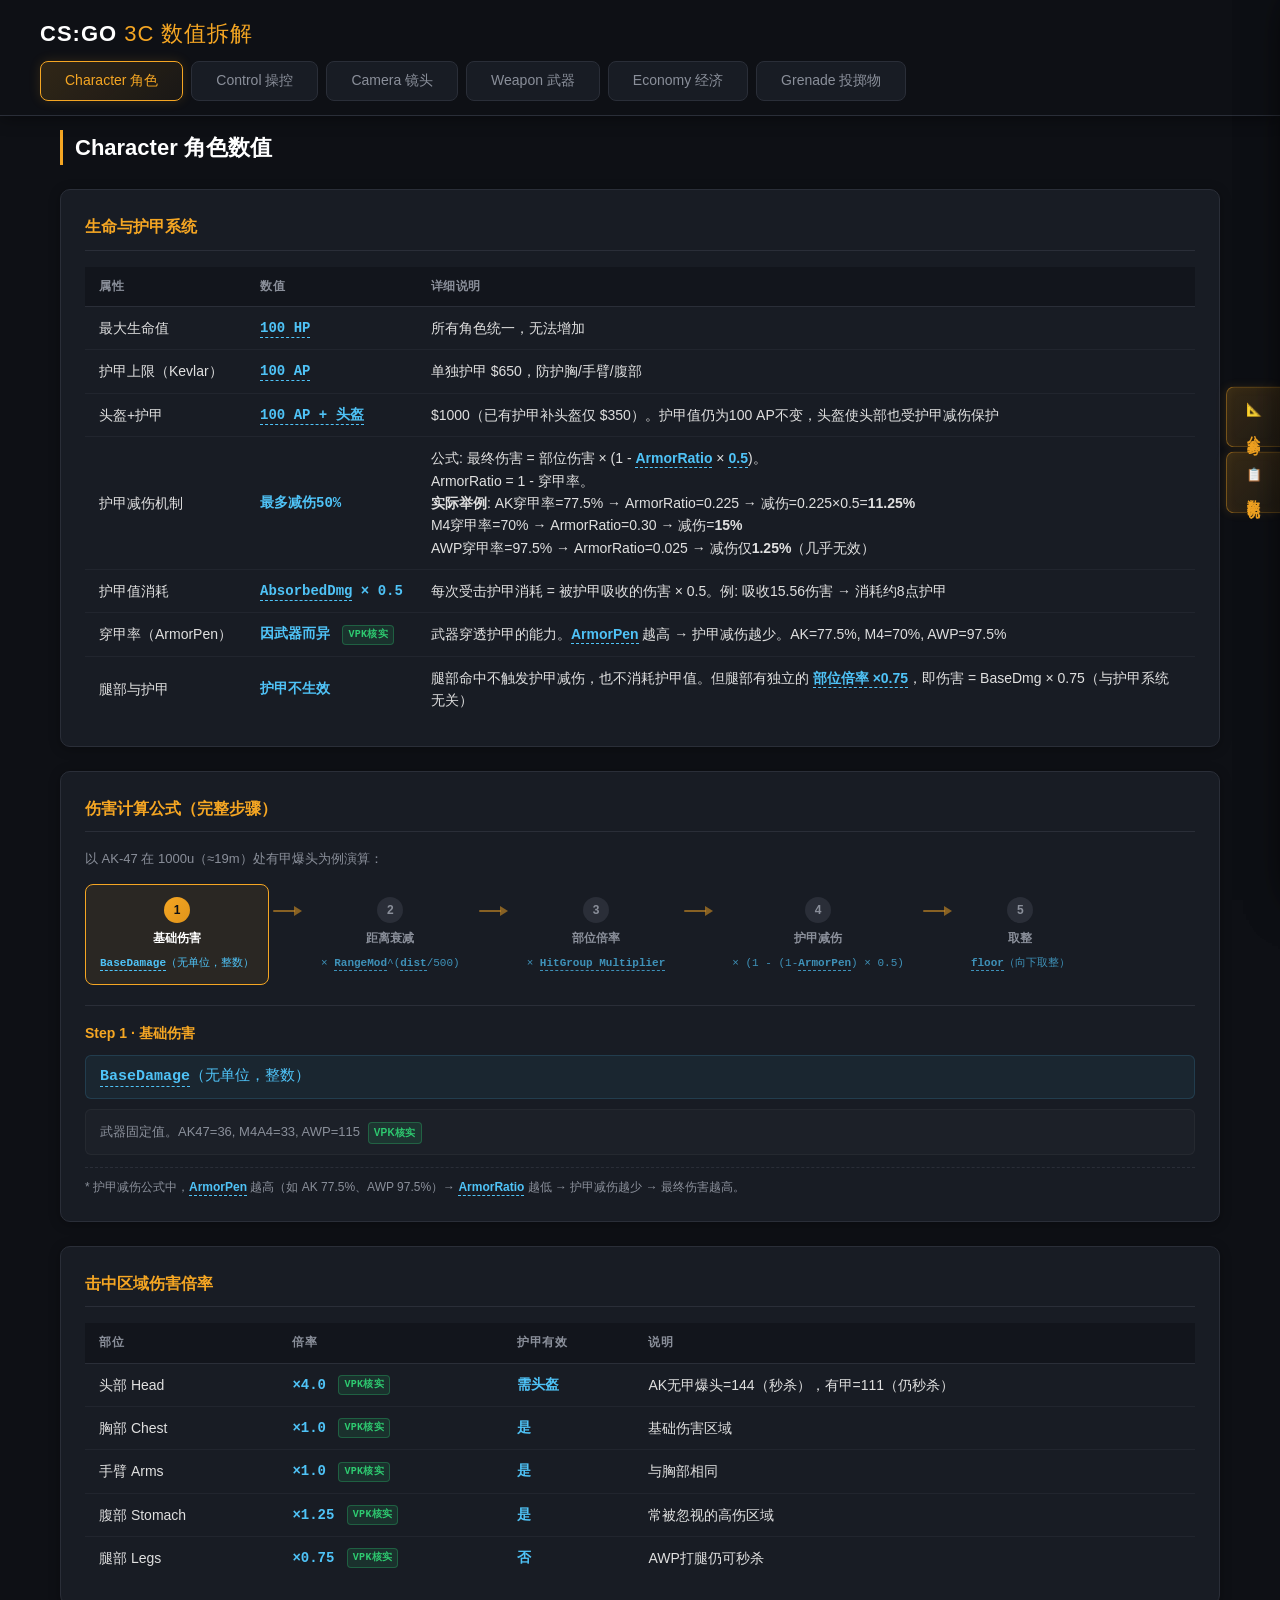
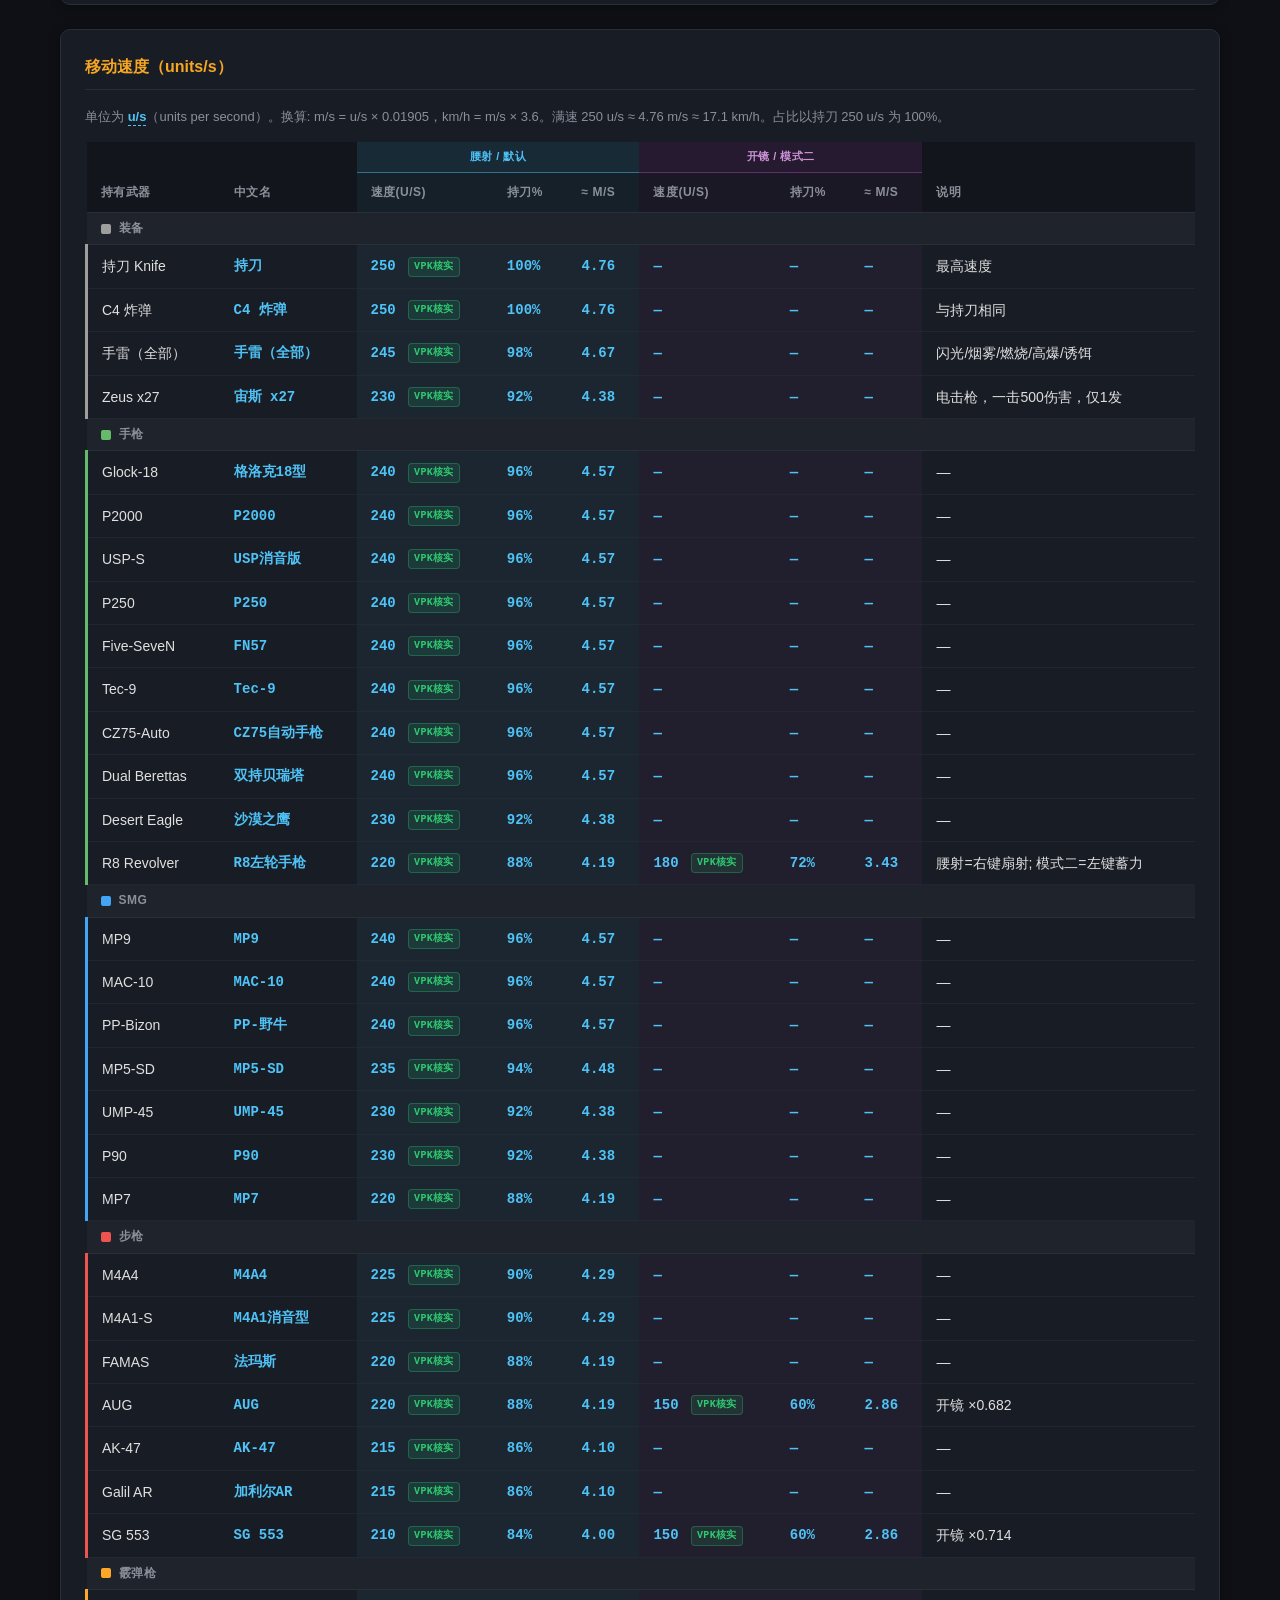
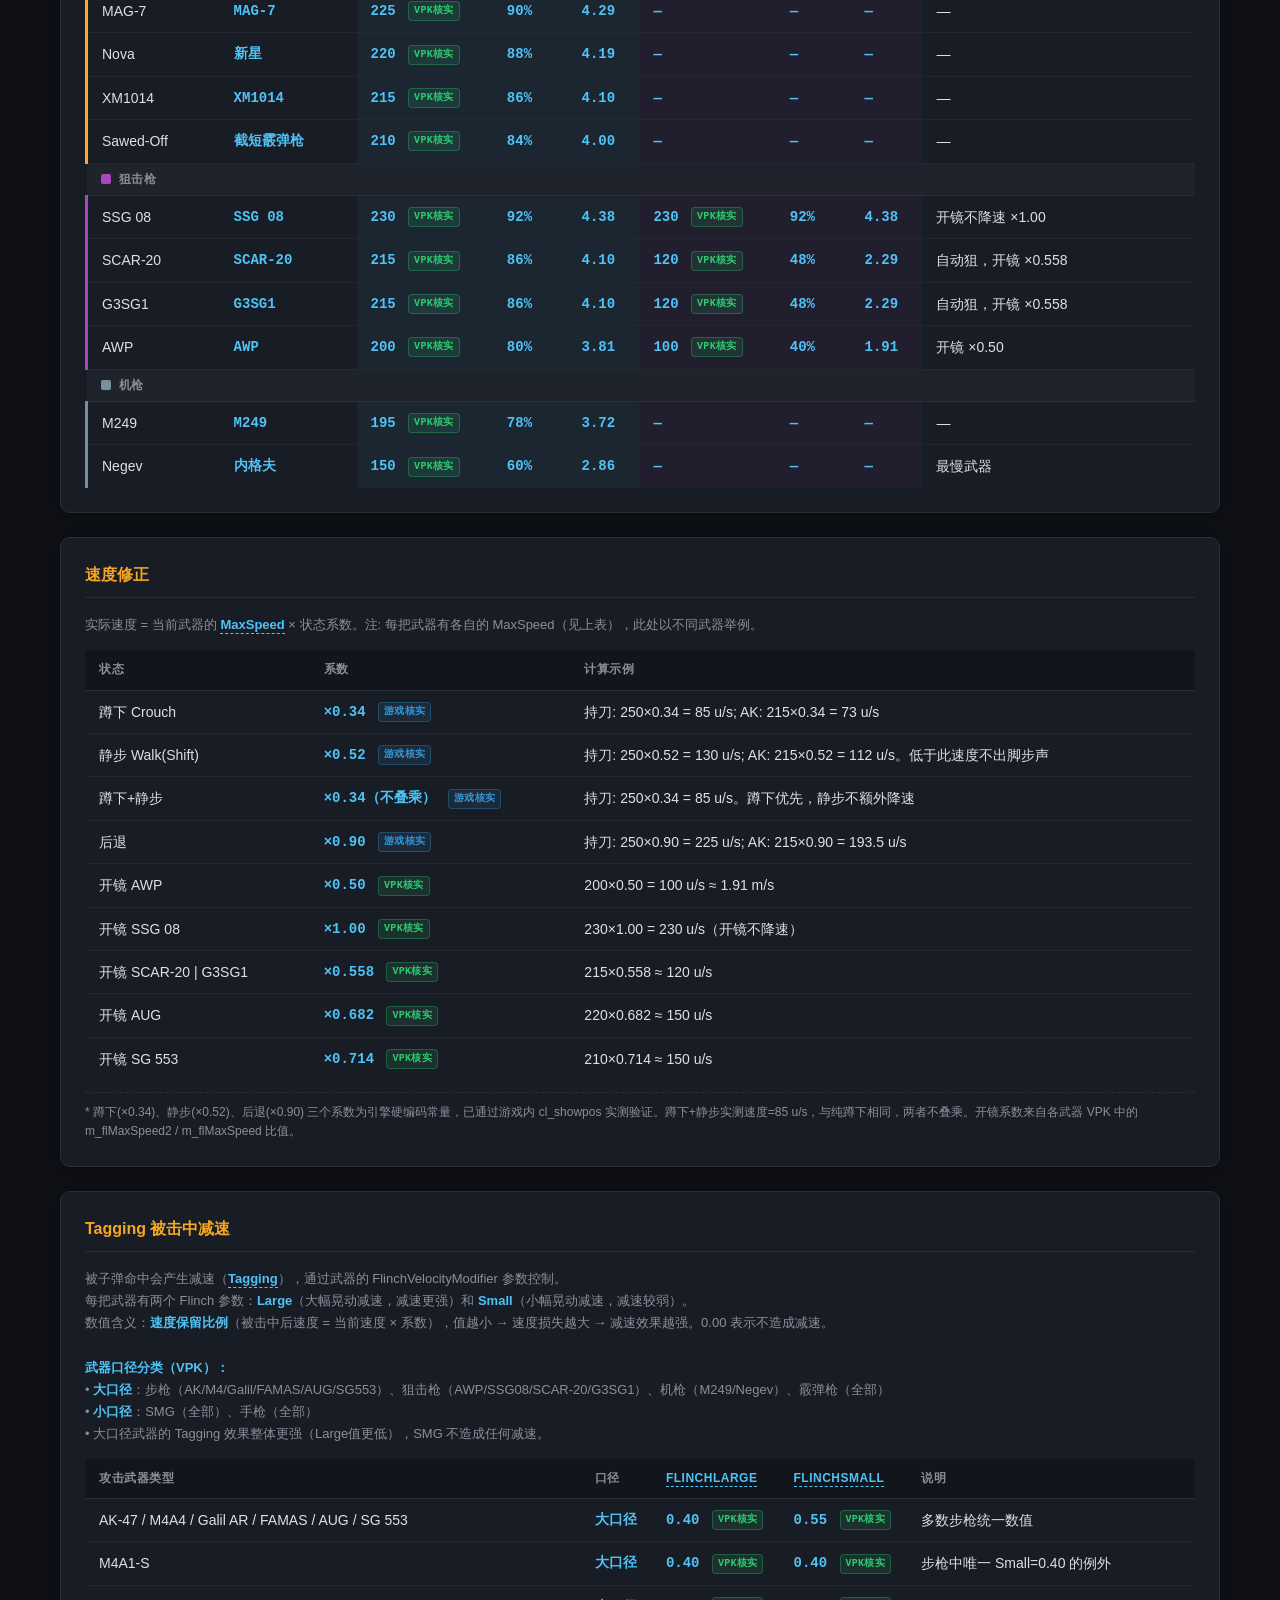
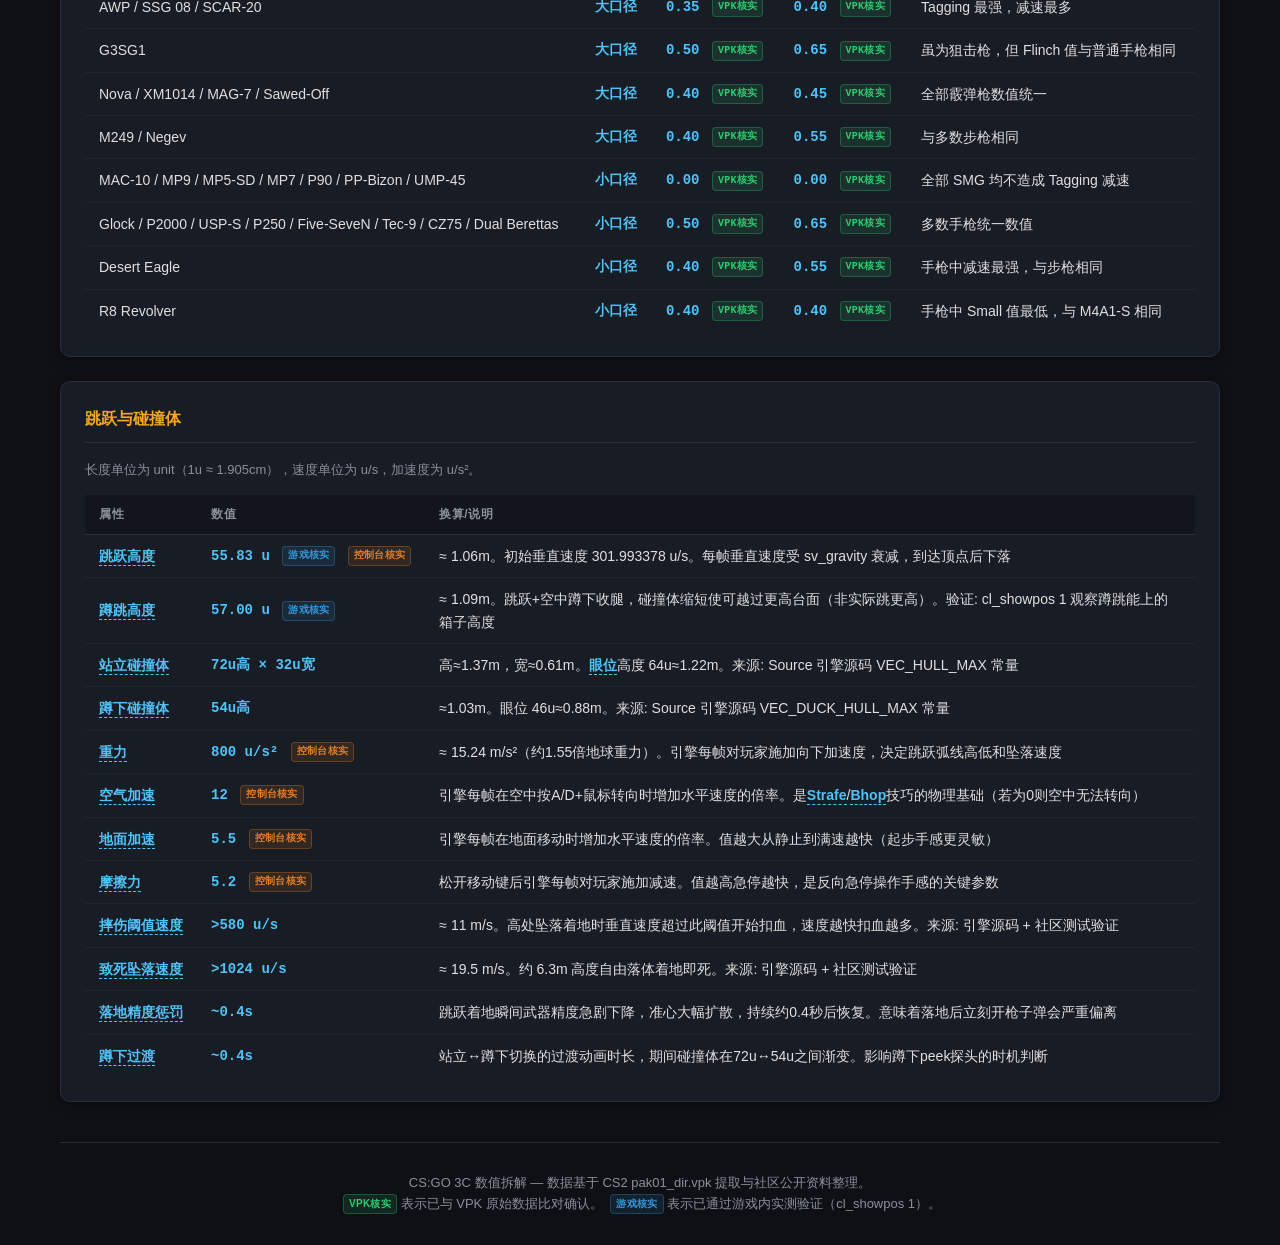
<file: index.html>
<!DOCTYPE html>
<html lang="zh-CN">
<head>
    <meta charset="UTF-8">
    <meta name="viewport" content="width=device-width, initial-scale=1.0">
    <title>CS:GO 3C 数值拆解</title>
    <link rel="stylesheet" href="style.css">
</head>
<body>
    <div class="app">
        <header class="header">
            <div class="header-inner">
                <h1 class="logo">CS:GO <span>3C 数值拆解</span></h1>
                <nav class="nav">
                    <button class="nav-btn active" data-tab="character">Character 角色</button>
                    <button class="nav-btn" data-tab="control">Control 操控</button>
                    <button class="nav-btn" data-tab="camera">Camera 镜头</button>
                    <button class="nav-btn" data-tab="weapon">Weapon 武器</button>
                    <button class="nav-btn" data-tab="economy">Economy 经济</button>
                    <button class="nav-btn" data-tab="grenade">Grenade 投掷物</button>
                </nav>
            </div>
        </header>

        <!-- ==================== 右侧面板触发器 ==================== -->
        <div class="side-panel-triggers">
            <button class="side-panel-tab" id="formulaPanelTab">📐 公式参考</button>
            <button class="side-panel-tab" id="dataNotesPanelTab">📋 数据说明</button>
        </div>

        <!-- ==================== 右侧面板遮罩 ==================== -->
        <div class="side-panel-overlay" id="sidePanelOverlay"></div>

        <!-- ==================== 右侧面板：单位系统与核心公式 ==================== -->
        <div class="side-panel" id="formulaPanel">
            <div class="side-panel-header">
                <span class="side-panel-title">📐 单位系统与核心公式说明</span>
                <button class="side-panel-close" id="formulaPanelClose">✕</button>
            </div>
            <div class="side-panel-body">
                <p class="card-desc">CS:GO 使用 Source 引擎单位体系，理解这些基础概念是读懂所有数值的前提。</p>
                <table class="data-table">
                    <thead><tr><th>概念</th><th>定义</th><th>换算/说明</th></tr></thead>
                    <tbody>
                        <tr><td><strong>Unit (u)</strong></td><td>Source 引擎的长度单位</td><td><strong>1 unit ≈ 1.905 cm ≈ 0.75 英寸</strong>。1米 ≈ 52.49 units</td></tr>
                        <tr><td><strong>速度 (u/s)</strong></td><td>units per second，每秒移动的 unit 数</td><td>250 u/s ≈ 17.1 km/h ≈ 4.76 m/s</td></tr>
                        <tr><td><strong>Tick (帧)</strong></td><td>服务器每秒处理的帧数</td><td>64 tick = 15.625ms/帧；128 tick = 7.8125ms/帧</td></tr>
                        <tr><td><strong>RPM</strong></td><td>Rounds Per Minute，每分钟射速</td><td>换算: Cycle Time = 60 / RPM（秒/发）。如 600 RPM = 0.10s/发</td></tr>
                        <tr><td><strong>Cycle Time</strong></td><td>两发子弹之间的最小间隔（秒）</td><td>= 60 / RPM。数值越小射速越快</td></tr>
                        <tr><td><strong>HP / AP</strong></td><td>Health Points / Armor Points</td><td>生命值 / 护甲值，上限均为 100</td></tr>
                        <tr><td><strong>Inaccuracy</strong></td><td>不准确度（弹道散布半径）</td><td>数值越大 → 弹道圆锥越大 → 越不准。单位为引擎内部角度值</td></tr>
                        <tr><td><strong>RangeMod</strong></td><td>射程衰减系数（0~1）</td><td>每 500 units 距离，伤害乘以 RangeMod 一次。0.98 表示每 500u 衰减 2%</td></tr>
                        <tr><td><strong>ArmorPen（穿甲率）</strong></td><td>武器穿透护甲的能力（%）</td><td>用于伤害公式中的护甲减伤计算</td></tr>
                        <tr><td><strong>穿透力 (Penetration)</strong></td><td>穿墙能力值（无单位）</td><td>数值越高可穿越越厚的墙体，范围约 100~250</td></tr>
                        <tr><td><strong>Tagging</strong></td><td>中弹减速系数（0~1）</td><td>数值越高被击中后减速越严重</td></tr>
                        <tr><td><strong>FOV</strong></td><td>Field of View 视野角度（度）</td><td>放大倍率 = 默认FOV / 开镜FOV。如 90°/40° = 2.25x</td></tr>
                        <tr><td><strong>eDPI</strong></td><td>等效灵敏度</td><td>= 鼠标 DPI × 游戏 sensitivity</td></tr>
                    </tbody>
                </table>

                <h4 style="margin-top:1.2rem;color:#f0b429;">核心伤害计算公式</h4>
                <table class="data-table">
                    <thead><tr><th>步骤</th><th>公式</th><th>详细说明</th></tr></thead>
                    <tbody>
                        <tr>
                            <td><strong>① 距离衰减</strong></td>
                            <td class="val">DmgAfterRange = BaseDamage × RangeMod ^ (distance / 500)</td>
                            <td>distance 单位为 unit。如 AK(BaseDmg=36, RangeMod=0.98)，在 1000u 处: 36 × 0.98² = 36 × 0.9604 = 34.57</td>
                        </tr>
                        <tr>
                            <td><strong>② 部位倍率</strong></td>
                            <td class="val">DmgAfterHitgroup = DmgAfterRange × HitgroupMultiplier</td>
                            <td>头×4.0, 胸/臂×1.0, 腹×1.25, 腿×0.75。AK 1000u 爆头: 34.57 × 4.0 = 138.28</td>
                        </tr>
                        <tr>
                            <td><strong>③ 护甲减伤</strong></td>
                            <td class="val">FinalDmg = DmgAfterHitgroup × (1 - ArmorRatio × 0.5)<br>其中 ArmorRatio = 1 - ArmorPen</td>
                            <td>仅在目标有护甲且该部位受护甲保护时生效。<br>AK(ArmorPen=77.5%): ArmorRatio = 0.225, 减伤系数 = 1 - 0.225×0.5 = 0.8875<br>有甲爆头: 138.28 × 0.8875 = <strong>122.72 → 取整 122（仍一击致死）</strong></td>
                        </tr>
                        <tr>
                            <td><strong>④ 护甲消耗</strong></td>
                            <td class="val">ArmorDmg = (DmgAfterHitgroup - FinalDmg) × 0.5</td>
                            <td>护甲吸收的伤害的一半。如被吸收 15.56 伤害，消耗 7.78 → 取整 8 点护甲</td>
                        </tr>
                        <tr>
                            <td><strong>⑤ 取整规则</strong></td>
                            <td class="val">最终伤害 = floor(FinalDmg)</td>
                            <td>向下取整为整数</td>
                        </tr>
                    </tbody>
                </table>

                <h4 style="margin-top:1.2rem;color:#f0b429;">速度相关公式</h4>
                <table class="data-table">
                    <thead><tr><th>公式</th><th>表达式</th><th>示例</th></tr></thead>
                    <tbody>
                        <tr>
                            <td><strong>实际移速</strong></td>
                            <td class="val">WeaponSpeed × 状态系数</td>
                            <td>AK(215) × 蹲下(0.34) = 73.1 u/s ≈ 1.39 m/s</td>
                        </tr>
                        <tr>
                            <td><strong>精度阈值速度</strong></td>
                            <td class="val">WeaponSpeed × 0.34</td>
                            <td>低于此速度时恢复站立精度。AK: 215 × 0.34 ≈ 73 u/s</td>
                        </tr>
                        <tr>
                            <td><strong>Tagging后速度</strong></td>
                            <td class="val">CurrentSpeed × (1 - TaggingValue × 修正)</td>
                            <td>有甲时 Tagging 效果降低约 1/3</td>
                        </tr>
                        <tr>
                            <td><strong>unit 转 m/s</strong></td>
                            <td class="val">m/s = u/s × 0.01905</td>
                            <td>250 u/s × 0.01905 = 4.76 m/s ≈ 17.1 km/h</td>
                        </tr>
                        <tr>
                            <td><strong>unit 转距离(m)</strong></td>
                            <td class="val">米 = units × 0.01905</td>
                            <td>500u = 9.525m ≈ 约10米；2000u ≈ 38m</td>
                        </tr>
                    </tbody>
                </table>

                <h4 style="margin-top:1.2rem;color:#f0b429;">灵敏度公式</h4>
                <table class="data-table">
                    <thead><tr><th>公式</th><th>表达式</th><th>示例</th></tr></thead>
                    <tbody>
                        <tr>
                            <td><strong>eDPI</strong></td>
                            <td class="val">鼠标DPI × sensitivity</td>
                            <td>400 DPI × 2.0 sens = 800 eDPI</td>
                        </tr>
                        <tr>
                            <td><strong>360°旋转距离</strong></td>
                            <td class="val">cm/360° = 2.54 × 360 / (DPI × sensitivity × m_yaw)</td>
                            <td>m_yaw 默认 0.022。400DPI × 2.0: 2.54×360/(400×2.0×0.022) = <strong>51.9cm</strong></td>
                        </tr>
                        <tr>
                            <td><strong>开镜灵敏度</strong></td>
                            <td class="val">有效sens = sens × zoom_ratio × (scopeFOV / 90)</td>
                            <td>AWP一倍镜(40°): 2.0 × 1.0 × (40/90) = 0.889</td>
                        </tr>
                    </tbody>
                </table>
            </div>
        </div>

        <!-- ==================== 右侧面板：数据整理说明 ==================== -->
        <div class="side-panel" id="dataNotesPanel">
            <div class="side-panel-header">
                <span class="side-panel-title">📋 数据整理说明</span>
                <button class="side-panel-close" id="dataNotesPanelClose">✕</button>
            </div>
            <div class="side-panel-body">
                <p style="margin:0 0 0.8rem;color:#e0e0e0;"><strong>一、数据来源</strong></p>
                <ul style="margin:0 0 1rem 1.2rem;padding:0;">
                    <li><strong>VPK 原始数据</strong>：所有武器数值均来自 CS2 pak01_dir.vpk 中提取的两个核心文件：
                        <code>scripts/weapons.vdata_c</code>（武器属性定义）和 <code>items_game.txt</code>（物品系统定义）。</li>
                    <li><strong>游戏实测</strong>：速度修正系数（蹲下/静步/后退）通过游戏内 <code>cl_showpos 1</code> 实测验证。</li>
                    <li>标注 <span class="vpk-verified">VPK核实</span> 的数据已与原始文件比对确认，
                        <span class="game-verified">游戏核实</span> 表示经过游戏实测验证。</li>
                </ul>

                <p style="margin:0 0 0.8rem;color:#e0e0e0;"><strong>二、武器命名规范</strong></p>
                <ul style="margin:0 0 1rem 1.2rem;padding:0;">
                    <li>本项目所有表格统一采用 <strong>HUD 显示名</strong>（玩家在游戏内看到的名称），对应 items_game.txt 中 <code>item_name</code> 的本地化结果。</li>
                    <li>CS2 中每把武器存在三层命名体系：
                        <strong>引擎内部名</strong>（如 <code>weapon_hkp2000</code>）→
                        <strong>本地化键</strong>（如 <code>#SFUI_WPNHUD_HKP2000</code>）→
                        <strong>HUD显示名</strong>（如 P2000）。</li>
                    <li>统一写法示例：<code>SSG 08</code>（有空格）、<code>SG 553</code>（有空格）、<code>Glock-18</code>（含后缀）、<code>CZ75-Auto</code>（含后缀）、<code>Galil AR</code>（含AR）。</li>
                </ul>

                <p style="margin:0 0 0.8rem;color:#e0e0e0;"><strong>三、武器分类与数量</strong></p>
                <table style="width:100%;border-collapse:collapse;margin-bottom:0.8rem;">
                    <thead>
                        <tr style="border-bottom:1px solid #444;">
                            <th style="text-align:left;padding:0.3rem 0.5rem;color:#f0b429;">类型</th>
                            <th style="text-align:center;padding:0.3rem 0.5rem;color:#f0b429;">数量</th>
                            <th style="text-align:left;padding:0.3rem 0.5rem;color:#f0b429;">包含武器</th>
                        </tr>
                    </thead>
                    <tbody>
                        <tr><td style="padding:0.2rem 0.5rem;">步枪 Rifle</td><td style="text-align:center;">7</td><td style="padding:0.2rem 0.5rem;">AK-47, M4A4, M4A1-S, SG 553, AUG, Galil AR, FAMAS</td></tr>
                        <tr><td style="padding:0.2rem 0.5rem;">狙击枪 Sniper</td><td style="text-align:center;">4</td><td style="padding:0.2rem 0.5rem;">AWP, SSG 08, SCAR-20, G3SG1</td></tr>
                        <tr><td style="padding:0.2rem 0.5rem;">冲锋枪 SMG</td><td style="text-align:center;">7</td><td style="padding:0.2rem 0.5rem;">MP9, MAC-10, UMP-45, P90, MP7, PP-Bizon, MP5-SD</td></tr>
                        <tr><td style="padding:0.2rem 0.5rem;">手枪 Pistol</td><td style="text-align:center;">10</td><td style="padding:0.2rem 0.5rem;">Glock-18, USP-S, P2000, P250, Five-SeveN, Tec-9, CZ75-Auto, Desert Eagle, Dual Berettas, R8 Revolver</td></tr>
                        <tr><td style="padding:0.2rem 0.5rem;">霰弹枪 Shotgun</td><td style="text-align:center;">4</td><td style="padding:0.2rem 0.5rem;">Nova, XM1014, MAG-7, Sawed-Off</td></tr>
                        <tr><td style="padding:0.2rem 0.5rem;">机枪 Machine Gun</td><td style="text-align:center;">2</td><td style="padding:0.2rem 0.5rem;">M249, Negev</td></tr>
                        <tr><td style="padding:0.2rem 0.5rem;">电击枪 Taser</td><td style="text-align:center;">1</td><td style="padding:0.2rem 0.5rem;">Zeus x27</td></tr>
                        <tr style="border-top:1px solid #444;font-weight:bold;"><td style="padding:0.2rem 0.5rem;">合计</td><td style="text-align:center;">35</td><td style="padding:0.2rem 0.5rem;">共 35 把枪械/装备</td></tr>
                    </tbody>
                </table>

                <p style="margin:0 0 0.8rem;color:#e0e0e0;"><strong>四、变体武器（共享装备槽）</strong></p>
                <ul style="margin:0 0 1rem 1.2rem;padding:0;">
                    <li>P2000 ↔ USP-S（共享 <code>weapon_hkp2000</code>）</li>
                    <li>M4A4 ↔ M4A1-S（共享 <code>weapon_m4a1</code>，注意 <code>weapon_m4a1</code> 实际对应 M4A4）</li>
                    <li>Desert Eagle ↔ R8 Revolver（共享 <code>weapon_deagle</code>）</li>
                    <li>P250 ↔ CZ75-Auto（共享 <code>weapon_p250</code>）</li>
                    <li>MP7 ↔ MP5-SD（共享 <code>weapon_mp7</code>）</li>
                </ul>

                <p style="margin:0 0 0.8rem;color:#e0e0e0;"><strong>五、投掷物</strong></p>
                <ul style="margin:0 0 0.5rem 1.2rem;padding:0;">
                    <li>共 6 种：HE手雷、闪光弹、烟雾弹、燃烧弹(T-Molotov $400)、燃烧弹(CT-Incendiary $600)、诱饵弹。</li>
                    <li>竞技模式最多携带 4 颗（闪光弹最多 2 颗）。</li>
                </ul>
            </div>
        </div>

        <!-- ==================== 左侧标题导航 ==================== -->
        <nav class="side-toc" id="sideToc"></nav>

        <main class="main">
            <!-- ==================== Character 角色 ==================== -->
            <section class="tab-panel active" id="tab-character">
                <h2 class="section-title">Character 角色数值</h2>
                <div id="character-cards"></div>
            </section>

            <!-- ==================== Control 操控 ==================== -->
            <section class="tab-panel" id="tab-control">
                <h2 class="section-title">Control 操控数值</h2>
                <div id="control-cards"></div>
            </section>

            <!-- ==================== Camera 镜头 ==================== -->
            <section class="tab-panel" id="tab-camera">
                <h2 class="section-title">Camera 镜头数值</h2>
                <div id="camera-cards"></div>
            </section>

            <!-- ==================== Weapon 武器 ==================== -->
            <section class="tab-panel" id="tab-weapon">
                <h2 class="section-title">Weapon 武器数值</h2>
                <div id="weapon-cards"></div>
            </section>

            <!-- ==================== Economy 经济 ==================== -->
            <section class="tab-panel" id="tab-economy">
                <h2 class="section-title">Economy 经济系统</h2>
                <div id="economy-cards"></div>
            </section>

            <!-- ==================== Grenade 投掷物 ==================== -->
            <section class="tab-panel" id="tab-grenade">
                <h2 class="section-title">Grenade 投掷物详解</h2>
                <div id="grenade-cards"></div>
            </section>
        </main>

        <footer class="footer">
            <p>CS:GO 3C 数值拆解 — 数据基于 CS2 pak01_dir.vpk 提取与社区公开资料整理。<br>
            <span class="vpk-verified">VPK核实</span> 表示已与 VPK 原始数据比对确认。
            <span class="game-verified">游戏核实</span> 表示已通过游戏内实测验证（cl_showpos 1）。</p>
        </footer>

        <!-- 置顶按钮 -->
        <button class="back-to-top" id="backToTopBtn" title="回到顶部">↑</button>
    </div>

    <script src="character.js"></script>
    <script src="control.js"></script>
    <script src="camera.js"></script>
    <script src="weapons.js"></script>
    <script src="economy.js"></script>
    <script src="grenade.js"></script>
    <script src="app.js"></script>
</body>
</html>
</file>
<file: style.css>
/* ================================================
   CS:GO 3C 数值拆解 — 样式表
   ================================================ */

:root {
    --bg-dark: #0e1015;
    --bg-card: #181c24;
    --bg-header: #12151c;
    --border: #2a2e38;
    --accent: #f5a623;
    --accent2: #4fc3f7;
    --text: #e0e0e0;
    --text-dim: #8a8f9a;
    --val-color: #4fc3f7;
    --radius: 10px;
    --shadow: 0 2px 12px rgba(0,0,0,0.3);
    --font-base: 'Segoe UI', 'PingFang SC', 'Microsoft YaHei', sans-serif;
    --font-mono: 'Consolas', 'Monaco', 'Courier New', monospace;
}

* {
    margin: 0;
    padding: 0;
    box-sizing: border-box;
}

body {
    font-family: var(--font-base);
    background: var(--bg-dark);
    color: var(--text);
    min-height: 100vh;
    line-height: 1.6;
}

/* 统一：让 button/input/select/textarea 继承 body 字体 */
button, input, select, textarea {
    font-family: inherit;
}

/* 统一：code 元素使用等宽字体 */
code {
    font-family: var(--font-mono);
    font-size: 0.9em;
    background: rgba(255, 255, 255, 0.06);
    padding: 1px 5px;
    border-radius: 3px;
    color: var(--accent2);
}

.app {
    max-width: 1200px;
    margin: 0 auto;
    padding: 0 20px;
}

/* ===== Header ===== */
.header {
    position: fixed;
    top: 0;
    left: 0;
    right: 0;
    z-index: 1000;
    padding: 16px 20px 14px;
    background: var(--bg-dark);
    border-bottom: 1px solid var(--border);
    box-shadow: 0 2px 16px rgba(0, 0, 0, 0.4);
}
.header-inner {
    max-width: 1200px;
    margin: 0 auto;
}

.logo {
    font-size: 22px;
    font-weight: 700;
    color: #fff;
    margin-bottom: 10px;
    letter-spacing: 1px;
}
.logo span {
    color: var(--accent);
    font-weight: 400;
}

.nav {
    display: flex;
    gap: 8px;
    flex-wrap: wrap;
}

.nav-btn {
    padding: 10px 24px;
    border: 1px solid var(--border);
    border-radius: 8px;
    background: var(--bg-card);
    color: var(--text-dim);
    font-size: 14px;
    font-weight: 500;
    cursor: pointer;
    transition: all 0.25s ease;
}
.nav-btn:hover {
    border-color: var(--accent);
    color: var(--accent);
    background: rgba(245,166,35,0.08);
}
.nav-btn.active {
    background: linear-gradient(135deg, rgba(245,166,35,0.15), rgba(245,166,35,0.05));
    border-color: var(--accent);
    color: var(--accent);
    box-shadow: 0 0 12px rgba(245,166,35,0.15);
}

/* ===== Main ===== */
.main {
    min-height: 60vh;
    padding-top: 130px;  /* 为固定 header 留出空间 */
}

.tab-panel {
    display: none;
    animation: fadeIn 0.35s ease;
}
.tab-panel.active {
    display: block;
}

@keyframes fadeIn {
    from { opacity: 0; transform: translateY(10px); }
    to { opacity: 1; transform: translateY(0); }
}

.section-title {
    font-size: 22px;
    font-weight: 600;
    margin-bottom: 24px;
    color: #fff;
    padding-left: 12px;
    border-left: 3px solid var(--accent);
}

/* ===== Card ===== */
.card {
    background: var(--bg-card);
    border: 1px solid var(--border);
    border-radius: var(--radius);
    padding: 24px;
    margin-bottom: 24px;
    box-shadow: var(--shadow);
    transition: border-color 0.25s;
}
.card:hover {
    border-color: rgba(245,166,35,0.3);
}

.card-title {
    font-size: 16px;
    font-weight: 600;
    color: var(--accent);
    margin-bottom: 16px;
    padding-bottom: 10px;
    border-bottom: 1px solid var(--border);
}

.card-desc {
    font-size: 13px;
    color: var(--text-dim);
    margin-bottom: 14px;
    line-height: 1.7;
}
.card-desc b {
    color: var(--accent2);
}

.card-note {
    font-size: 12px;
    color: var(--text-dim);
    margin-top: 12px;
    padding-top: 10px;
    border-top: 1px dashed var(--border);
    line-height: 1.6;
}

/* ===== Table ===== */
.table-wrapper {
    width: 100%;
    overflow-x: auto;
    -webkit-overflow-scrolling: touch;
}

.data-table {
    width: 100%;
    border-collapse: collapse;
    font-size: 14px;
    table-layout: auto;
}

.data-table thead {
    background: var(--bg-header);
}

.data-table th {
    padding: 10px 14px;
    text-align: left;
    font-weight: 600;
    color: var(--text-dim);
    font-size: 12px;
    text-transform: uppercase;
    letter-spacing: 0.5px;
    border-bottom: 1px solid var(--border);
    white-space: nowrap;
}

.data-table td {
    padding: 10px 14px;
    border-bottom: 1px solid rgba(42,46,56,0.5);
    vertical-align: middle;
    word-break: break-word;
}

.data-table td:first-child {
    white-space: nowrap;
    font-weight: 500;
}

.data-table td:last-child {
    min-width: 120px;
}

.data-table tbody tr {
    transition: background 0.2s;
}
.data-table tbody tr:hover {
    background: rgba(255,255,255,0.03);
}

.data-table tbody tr:last-child td {
    border-bottom: none;
}

.data-table .val {
    color: var(--val-color);
    font-family: var(--font-mono);
    font-weight: 600;
    font-variant-numeric: tabular-nums;
    white-space: nowrap;
}

/* ===== Footer ===== */
.footer {
    padding: 30px 0;
    margin-top: 40px;
    border-top: 1px solid var(--border);
    text-align: center;
    color: var(--text-dim);
    font-size: 13px;
}

/* ===== Responsive ===== */
@media (max-width: 768px) {
    .app { padding: 0 12px; }
    .header { padding: 20px 0 15px; }
    .logo { font-size: 22px; }
    .nav-btn { padding: 8px 16px; font-size: 13px; }
    .card { padding: 14px; }
    .data-table { font-size: 12px; }
    .data-table th, .data-table td { padding: 8px 10px; }
    .section-title { font-size: 18px; }

    .side-panel {
        width: 95vw !important;
        max-width: 95vw !important;
        right: -100vw;
    }
    .side-panel.visible {
        right: 0;
    }
    .side-panel-triggers {
        gap: 2px;
    }
    .side-panel-tab {
        padding: 10px 6px;
        font-size: 11px;
    }
}

/* ===== 左侧标题目录导航 ===== */
.side-toc {
    position: fixed;
    left: 0;
    top: 50%;
    transform: translateY(-50%);
    z-index: 9998;
    max-height: 70vh;
    overflow-y: auto;
    padding: 10px 0;
    display: flex;
    flex-direction: column;
    gap: 2px;
    scrollbar-width: none;
}
.side-toc::-webkit-scrollbar {
    display: none;
}
.side-toc:empty {
    display: none;
}
.side-toc-item {
    display: block;
    padding: 8px 14px 8px 12px;
    font-size: 12px;
    font-weight: 500;
    color: var(--text-dim);
    text-decoration: none;
    cursor: pointer;
    border-left: 2px solid transparent;
    border-radius: 0 6px 6px 0;
    background: rgba(24, 28, 36, 0.85);
    backdrop-filter: blur(6px);
    transition: all 0.2s ease;
    white-space: nowrap;
    max-width: 160px;
    overflow: hidden;
    text-overflow: ellipsis;
    line-height: 1.4;
}
.side-toc-item:hover {
    color: var(--accent);
    background: rgba(245, 166, 35, 0.1);
    border-left-color: rgba(245, 166, 35, 0.4);
}
.side-toc-item.active {
    color: var(--accent);
    font-weight: 700;
    background: rgba(245, 166, 35, 0.15);
    border-left-color: var(--accent);
    box-shadow: 2px 0 8px rgba(245, 166, 35, 0.1);
}

@media (max-width: 1400px) {
    .side-toc {
        display: none;
    }
}

/* ===== 右侧面板（公式参考 & 数据整理说明） ===== */
.side-panel-triggers {
    position: fixed;
    right: 0;
    top: 50%;
    transform: translateY(-50%);
    z-index: 9998;
    display: flex;
    flex-direction: column;
    gap: 4px;
}
.side-panel-tab {
    writing-mode: vertical-lr;
    padding: 14px 10px;
    border: 1px solid rgba(245, 166, 35, 0.4);
    border-right: none;
    border-radius: 8px 0 0 8px;
    background: linear-gradient(135deg, rgba(245, 166, 35, 0.18), rgba(245, 166, 35, 0.08));
    color: var(--accent);
    font-size: 13px;
    font-weight: 700;
    cursor: pointer;
    transition: all 0.25s ease;
    letter-spacing: 2px;
    box-shadow: -2px 0 10px rgba(245, 166, 35, 0.1), inset 0 0 12px rgba(245, 166, 35, 0.05);
}
.side-panel-tab:hover {
    background: linear-gradient(135deg, rgba(245, 166, 35, 0.3), rgba(245, 166, 35, 0.15));
    border-color: rgba(245, 166, 35, 0.7);
    color: #ffc048;
    box-shadow: -3px 0 16px rgba(245, 166, 35, 0.25), inset 0 0 16px rgba(245, 166, 35, 0.08);
}
.side-panel-tab.active {
    background: linear-gradient(135deg, rgba(245, 166, 35, 0.4), rgba(245, 166, 35, 0.2));
    border-color: var(--accent);
    color: #ffd06a;
    box-shadow: -4px 0 20px rgba(245, 166, 35, 0.35), inset 0 0 20px rgba(245, 166, 35, 0.1);
}

.side-panel-overlay {
    display: none;
    position: fixed;
    top: 0;
    left: 0;
    right: 0;
    bottom: 0;
    background: rgba(0, 0, 0, 0.4);
    z-index: 9999;
}
.side-panel-overlay.visible {
    display: block;
}

.side-panel {
    position: fixed;
    top: 0;
    right: -520px;
    width: 500px;
    max-width: 90vw;
    height: 100vh;
    background: var(--bg-card);
    border-left: 1px solid var(--accent);
    box-shadow: -8px 0 40px rgba(0, 0, 0, 0.6);
    z-index: 10000;
    display: flex;
    flex-direction: column;
    transition: right 0.3s ease;
}
.side-panel.visible {
    right: 0;
}

.side-panel-header {
    display: flex;
    align-items: center;
    justify-content: space-between;
    padding: 16px 20px;
    background: linear-gradient(135deg, rgba(240, 180, 41, 0.15), rgba(240, 180, 41, 0.05));
    border-bottom: 1px solid var(--border);
    flex-shrink: 0;
}
.side-panel-title {
    font-size: 15px;
    font-weight: 600;
    color: var(--accent);
}
.side-panel-close {
    width: 32px;
    height: 32px;
    border: none;
    border-radius: 6px;
    background: rgba(255, 255, 255, 0.08);
    color: var(--text-dim);
    font-size: 16px;
    cursor: pointer;
    display: flex;
    align-items: center;
    justify-content: center;
    transition: all 0.2s;
}
.side-panel-close:hover {
    background: rgba(255, 80, 80, 0.3);
    color: #ff6b6b;
}
.side-panel-body {
    padding: 20px;
    overflow-y: auto;
    flex: 1;
    min-height: 0;
}
.side-panel-body .data-table {
    font-size: 12px;
    min-width: 0;
}
.side-panel-body .data-table th,
.side-panel-body .data-table td {
    padding: 7px 10px;
}
.side-panel-body .data-table .val {
    white-space: normal;
    word-break: break-word;
}
.side-panel-body h4 {
    font-size: 13px;
}
.side-panel-body .card-desc {
    font-size: 12px;
    margin-bottom: 10px;
}

/* ===== Tooltip Term（术语标注，hover 文字触发） ===== */
.term {
    color: var(--accent2);
    font-weight: 600;
    cursor: help;
    border-bottom: 1px dashed var(--accent2);
    padding-bottom: 1px;
}

/* JS 动态 tooltip（position:fixed，不受 overflow 裁剪） */
.term-tooltip {
    position: fixed;
    width: max-content;
    max-width: 340px;
    padding: 10px 14px;
    background: #1e2230;
    color: var(--text);
    font-size: 12px;
    font-weight: 400;
    line-height: 1.6;
    border: 1px solid var(--accent);
    border-radius: 8px;
    box-shadow: 0 4px 20px rgba(0, 0, 0, 0.5);
    white-space: normal;
    pointer-events: none;
    z-index: 10000;
    opacity: 0;
    transition: opacity 0.15s;
}
.term-tooltip.visible {
    opacity: 1;
}

/* ===== Pipeline 横向步骤流水线 ===== */
.pl-track {
    display: flex;
    align-items: flex-start;
    gap: 0;
    overflow-x: auto;
    padding-bottom: 4px;
    -webkit-overflow-scrolling: touch;
}

.pl-node {
    flex-shrink: 0;
    display: flex;
    flex-direction: column;
    align-items: center;
    gap: 6px;
    padding: 12px 14px;
    border-radius: 8px;
    cursor: pointer;
    transition: all 0.2s;
    min-width: 100px;
    text-align: center;
    border: 1px solid transparent;
}
.pl-node:hover {
    background: rgba(255, 255, 255, 0.04);
}
.pl-node.active {
    background: rgba(245, 166, 35, 0.08);
    border-color: var(--accent);
}

.pl-num {
    display: inline-flex;
    align-items: center;
    justify-content: center;
    width: 26px;
    height: 26px;
    border-radius: 50%;
    background: var(--border);
    color: var(--text-dim);
    font-size: 12px;
    font-weight: 700;
    transition: all 0.2s;
}
.pl-node.active .pl-num {
    background: linear-gradient(135deg, var(--accent), #e0941a);
    color: #0e1015;
}

.pl-name {
    font-size: 12px;
    font-weight: 600;
    color: var(--text-dim);
    white-space: nowrap;
    transition: color 0.2s;
}
.pl-node.active .pl-name {
    color: #fff;
}

.pl-formula {
    font-size: 11px;
    color: var(--accent2);
    font-family: var(--font-mono);
    opacity: 0.7;
    white-space: nowrap;
    max-width: 180px;
    overflow: hidden;
    text-overflow: ellipsis;
}
.pl-node.active .pl-formula {
    opacity: 1;
}

.pl-arrow {
    flex-shrink: 0;
    display: flex;
    align-items: center;
    padding: 0 4px;
    margin-top: 14px;              /* 与 pl-num 圆圈垂直居中对齐 */
    user-select: none;
    height: 26px;                  /* 与 pl-num 等高 */
}
.pl-arrow-line {
    width: 22px;
    height: 2px;
    background: var(--accent);
    opacity: 0.5;
    border-radius: 1px;
}
.pl-arrow-head {
    width: 0;
    height: 0;
    border-top: 5px solid transparent;
    border-bottom: 5px solid transparent;
    border-left: 8px solid var(--accent);
    opacity: 0.5;
    margin-left: -1px;
}

/* 演算面板 */
.pl-detail {
    margin-top: 16px;
    border-top: 1px solid var(--border);
    padding-top: 16px;
}

.pl-detail-panel {
    display: none;
    animation: fadeIn 0.25s ease;
}
.pl-detail-panel.active {
    display: block;
}

.pl-detail-title {
    font-size: 14px;
    font-weight: 600;
    color: var(--accent);
    margin-bottom: 10px;
}

.pl-detail-formula {
    font-size: 15px;
    font-weight: 500;
    color: var(--accent2);
    background: rgba(79, 195, 247, 0.06);
    border: 1px solid rgba(79, 195, 247, 0.15);
    border-radius: 6px;
    padding: 10px 14px;
    font-family: var(--font-mono);
    line-height: 1.5;
    margin-bottom: 10px;
}

.pl-detail-example {
    font-size: 13px;
    color: var(--text-dim);
    line-height: 1.8;
    padding: 10px 14px;
    background: rgba(255, 255, 255, 0.02);
    border-radius: 6px;
    border: 1px solid rgba(255, 255, 255, 0.04);
}
.pl-detail-example strong {
    color: var(--accent2);
    font-weight: 700;
}

@media (max-width: 768px) {
    .pl-node { min-width: 80px; padding: 8px 10px; }
    .pl-name { font-size: 11px; }
    .pl-formula { font-size: 10px; max-width: 120px; }
    .pl-detail-formula { font-size: 13px; }
}

/* ===== VPK 核实标记 ===== */
.vpk-verified {
    display: inline-block;
    font-size: 10px;
    font-weight: 600;
    color: #2ecc71;
    background: rgba(46, 204, 113, 0.12);
    border: 1px solid rgba(46, 204, 113, 0.3);
    border-radius: 4px;
    padding: 1px 5px;
    margin-left: 4px;
    vertical-align: middle;
    letter-spacing: 0.3px;
    white-space: nowrap;
}

/* ===== 游戏核实标记 ===== */
.game-verified {
    display: inline-block;
    font-size: 10px;
    font-weight: 600;
    color: #3498db;
    background: rgba(52, 152, 219, 0.12);
    border: 1px solid rgba(52, 152, 219, 0.3);
    border-radius: 4px;
    padding: 1px 5px;
    margin-left: 4px;
    vertical-align: middle;
    letter-spacing: 0.3px;
    white-space: nowrap;
}

/* ===== 控制台核实标记 ===== */
.console-verified {
    display: inline-block;
    font-size: 10px;
    font-weight: 600;
    color: #e67e22;
    background: rgba(230, 126, 34, 0.12);
    border: 1px solid rgba(230, 126, 34, 0.3);
    border-radius: 4px;
    padding: 1px 5px;
    margin-left: 4px;
    vertical-align: middle;
    letter-spacing: 0.3px;
    white-space: nowrap;
}

/* ===== 置顶按钮 ===== */
.back-to-top {
    position: fixed;
    bottom: 32px;
    right: 56px;
    width: 48px;
    height: 48px;
    border-radius: 12px;
    border: 1px solid var(--accent);
    background: linear-gradient(135deg, rgba(245, 166, 35, 0.25), rgba(245, 166, 35, 0.1));
    color: var(--accent);
    font-size: 22px;
    font-weight: 700;
    cursor: pointer;
    z-index: 9998;
    opacity: 0;
    visibility: hidden;
    transform: translateY(10px);
    transition: all 0.3s ease;
    display: flex;
    flex-direction: column;
    align-items: center;
    justify-content: center;
    gap: 0;
    box-shadow: 0 4px 20px rgba(245, 166, 35, 0.2), 0 2px 8px rgba(0, 0, 0, 0.4);
}
.back-to-top::after {
    content: 'TOP';
    font-size: 9px;
    font-weight: 700;
    letter-spacing: 1px;
    line-height: 1;
    margin-top: -2px;
}
.back-to-top.visible {
    opacity: 1;
    visibility: visible;
    transform: translateY(0);
}
.back-to-top:hover {
    background: linear-gradient(135deg, rgba(245, 166, 35, 0.4), rgba(245, 166, 35, 0.2));
    border-color: var(--accent);
    box-shadow: 0 6px 28px rgba(245, 166, 35, 0.35), 0 2px 8px rgba(0, 0, 0, 0.4);
    transform: translateY(-2px);
}

/* ===== 分类色块 ===== */
.cat-divider-row td {
    padding: 6px 14px !important;
    background: rgba(255, 255, 255, 0.03) !important;
    border-bottom: 1px solid var(--border) !important;
    font-size: 12px;
}

/* ===== 列组双行表头 ===== */
.col-group-row {
    border-bottom: none !important;
}
.col-group-th {
    text-align: center !important;
    color: var(--accent) !important;
    font-size: 11px !important;
    font-weight: 700 !important;
    letter-spacing: 1px;
    border-bottom: 1px solid var(--accent) !important;
    padding: 6px 10px !important;
}
.col-group-empty {
    border-bottom: 1px solid var(--border) !important;
    vertical-align: bottom !important;
}

/* 列组配色：腰射/默认 - 蓝色调 */
th.cg-primary,
td.cg-primary {
    background: rgba(79, 195, 247, 0.06) !important;
}
th.col-group-th.cg-primary {
    background: rgba(79, 195, 247, 0.12) !important;
    border-bottom-color: rgba(79, 195, 247, 0.5) !important;
    color: #4fc3f7 !important;
}

/* 列组配色：开镜/模式二 - 紫色调 */
th.cg-secondary,
td.cg-secondary {
    background: rgba(171, 71, 188, 0.06) !important;
}
th.col-group-th.cg-secondary {
    background: rgba(171, 71, 188, 0.12) !important;
    border-bottom-color: rgba(171, 71, 188, 0.5) !important;
    color: #ce93d8 !important;
}

.cat-dot {
    display: inline-block;
    width: 10px;
    height: 10px;
    border-radius: 2px;
    margin-right: 8px;
    vertical-align: middle;
}

.cat-label {
    color: var(--text-dim);
    font-weight: 600;
    font-size: 12px;
    letter-spacing: 0.5px;
    vertical-align: middle;
}
</file>
